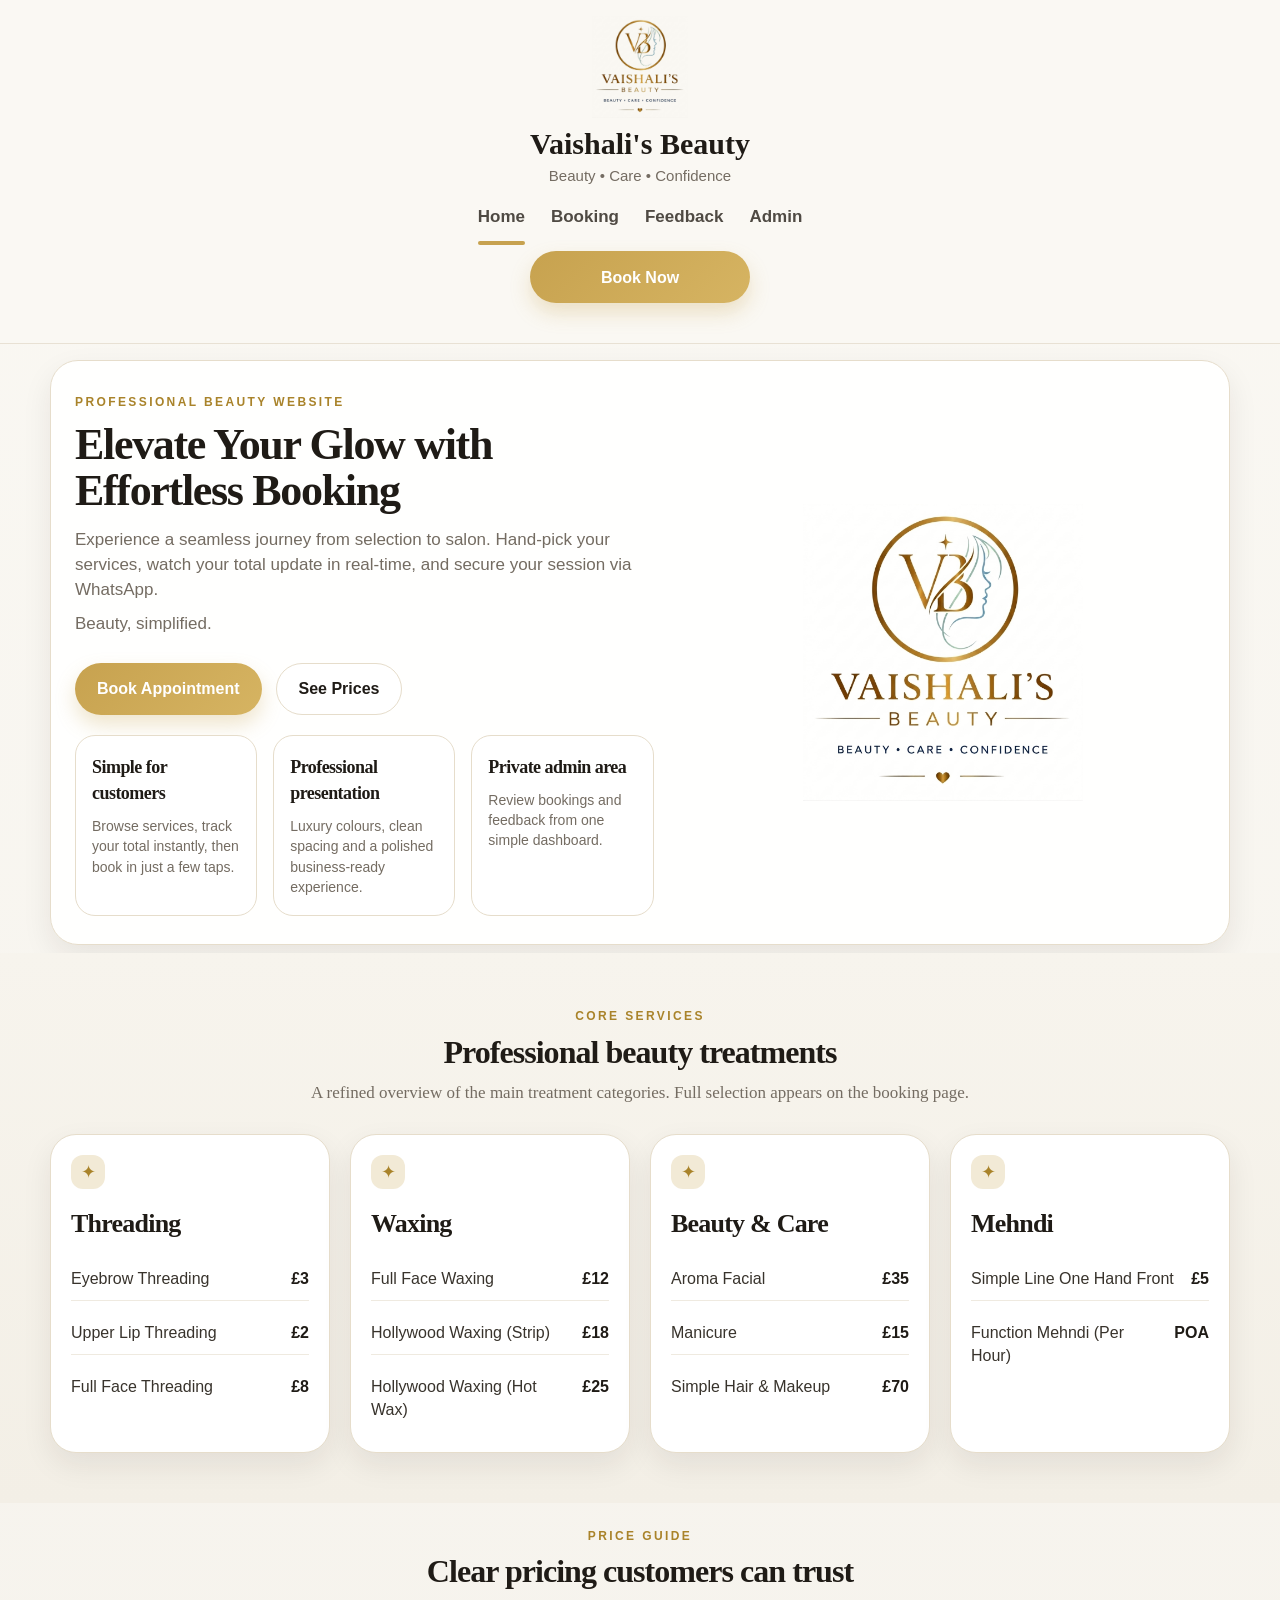
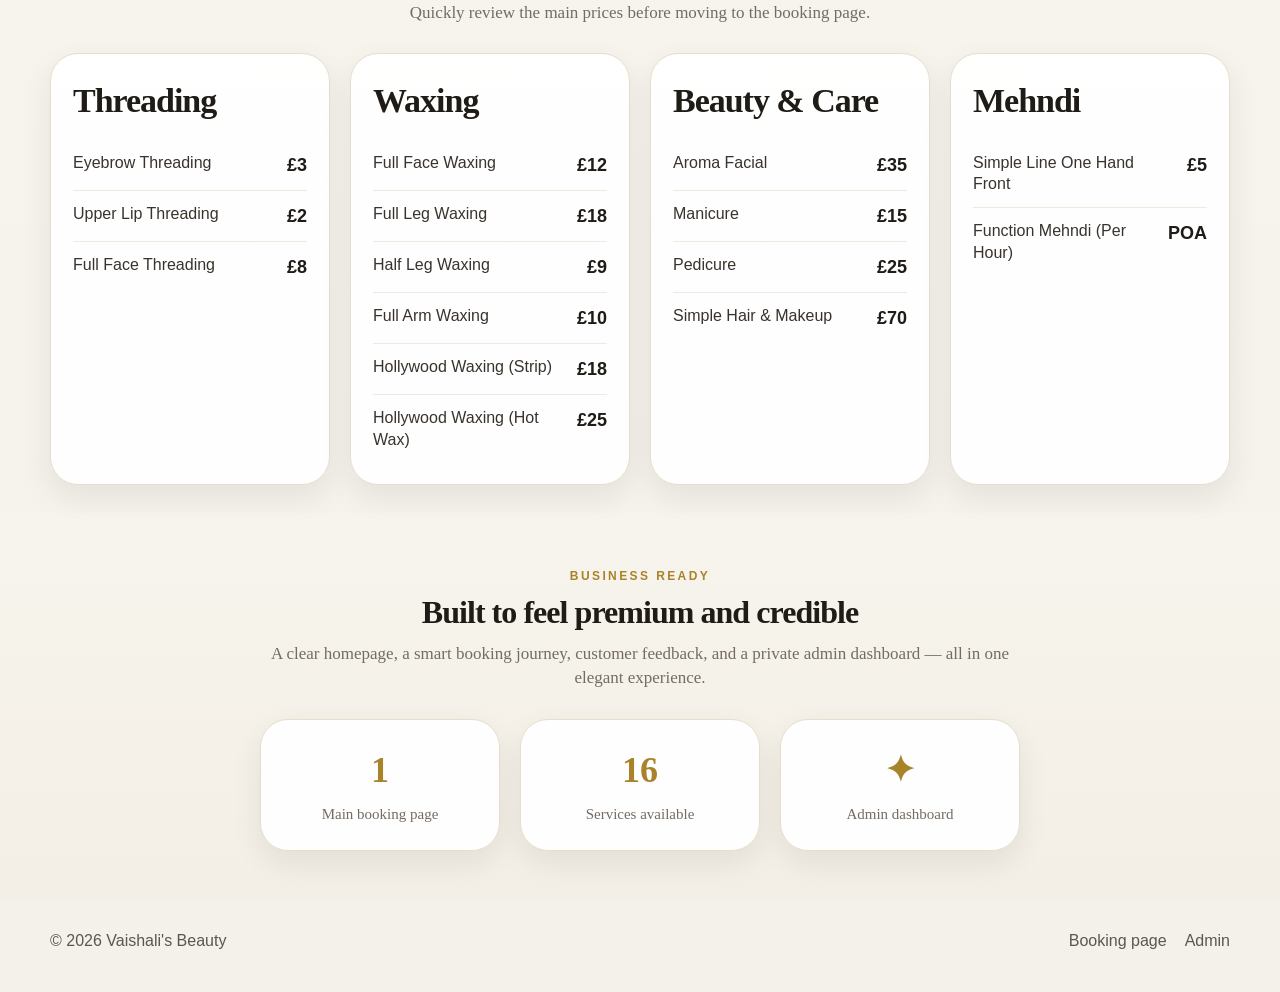
<file: index.html>
<!doctype html>
<html lang="en">
<head>
  <meta charset="UTF-8">
  <meta name="viewport" content="width=device-width, initial-scale=1.0">
  <title>Vaishali's Beauty</title>
  <meta name="description" content="Professional beauty treatments with elegant booking and WhatsApp confirmation.">
  <link rel="icon" type="image/png" href="assets/favicon.png">
  <link rel="stylesheet" href="css/styles.css">
</head>
<body>
  <header class="site-header">
    <div class="site-header-inner">
      <a class="brand" href="index.html" aria-label="Vaishali's Beauty home">
        <img class="brand-logo" src="assets/logo-main.png" alt="Vaishali's Beauty logo">
        <div class="brand-copy">
          <h1>Vaishali's Beauty</h1>
          <p>Beauty • Care • Confidence</p>
        </div>
      </a>

      <div class="header-right">
        <nav class="nav" aria-label="Main navigation">
          <a class="active" href="index.html">Home</a>
          <a href="book.html">Booking</a>
          <a href="feedback.html">Feedback</a>
          <a href="admin.html">Admin</a>
        </nav>
        <a class="btn btn-primary header-book-btn" href="book.html">Book Now</a>
      </div>
    </div>
  </header>

  <main>
    <section class="section hero">
      <div class="container hero-grid card">
        <div class="hero-copy">
          <span class="eyebrow">Professional Beauty Website</span>
          <h2 class="hero-title">Elevate Your Glow with Effortless Booking</h2>
          <p class="hero-text">Experience a seamless journey from selection to salon. Hand-pick your services, watch your total update in real-time, and secure your session via WhatsApp.</p>
          <p class="hero-text hero-text-small">Beauty, simplified.</p>

          <div class="hero-actions">
            <a class="btn btn-primary" href="book.html">Book Appointment</a>
            <a class="btn btn-secondary" href="#prices">See Prices</a>
          </div>

          <div class="feature-grid">
            <article class="feature-card">
              <h3>Simple for customers</h3>
              <p>Browse services, track your total instantly, then book in just a few taps.</p>
            </article>
            <article class="feature-card">
              <h3>Professional presentation</h3>
              <p>Luxury colours, clean spacing and a polished business-ready experience.</p>
            </article>
            <article class="feature-card">
              <h3>Private admin area</h3>
              <p>Review bookings and feedback from one simple dashboard.</p>
            </article>
          </div>
        </div>

        <div class="hero-visual">
          <div class="logo-card">
            <img class="hero-logo-image" src="assets/logo-main.png" alt="Vaishali's Beauty logo">
          </div>
        </div>
      </div>
    </section>

    <section class="section section-soft">
      <div class="container">
        <div class="section-heading center-heading">
          <span class="eyebrow">Core Services</span>
          <h2>Professional beauty treatments</h2>
          <p>A refined overview of the main treatment categories. Full selection appears on the booking page.</p>
        </div>

        <div class="services-home-grid">
          <article class="service-preview-card">
            <div class="service-badge">✦</div>
            <h3>Threading</h3>
            <ul class="service-preview-list">
              <li><span>Eyebrow Threading</span><strong>£3</strong></li>
              <li><span>Upper Lip Threading</span><strong>£2</strong></li>
              <li><span>Full Face Threading</span><strong>£8</strong></li>
            </ul>
          </article>

          <article class="service-preview-card">
            <div class="service-badge">✦</div>
            <h3>Waxing</h3>
            <ul class="service-preview-list">
              <li><span>Full Face Waxing</span><strong>£12</strong></li>
              <li><span>Hollywood Waxing (Strip)</span><strong>£18</strong></li>
              <li><span>Hollywood Waxing (Hot Wax)</span><strong>£25</strong></li>
            </ul>
          </article>

          <article class="service-preview-card">
            <div class="service-badge">✦</div>
            <h3>Beauty &amp; Care</h3>
            <ul class="service-preview-list">
              <li><span>Aroma Facial</span><strong>£35</strong></li>
              <li><span>Manicure</span><strong>£15</strong></li>
              <li><span>Simple Hair &amp; Makeup</span><strong>£70</strong></li>
            </ul>
          </article>

          <article class="service-preview-card">
            <div class="service-badge">✦</div>
            <h3>Mehndi</h3>
            <ul class="service-preview-list">
              <li><span>Simple Line One Hand Front</span><strong>£5</strong></li>
              <li><span>Function Mehndi (Per Hour)</span><strong>POA</strong></li>
            </ul>
          </article>
        </div>
      </div>
    </section>

    <section class="section" id="prices">
      <div class="container">
        <div class="section-heading center-heading">
          <span class="eyebrow">Price Guide</span>
          <h2>Clear pricing customers can trust</h2>
          <p>Quickly review the main prices before moving to the booking page.</p>
        </div>

        <div class="price-card-grid">
          <section class="price-card card">
            <h3>Threading</h3>
            <div class="price-row"><span>Eyebrow Threading</span><strong>£3</strong></div>
            <div class="price-row"><span>Upper Lip Threading</span><strong>£2</strong></div>
            <div class="price-row"><span>Full Face Threading</span><strong>£8</strong></div>
          </section>

          <section class="price-card card">
            <h3>Waxing</h3>
            <div class="price-row"><span>Full Face Waxing</span><strong>£12</strong></div>
            <div class="price-row"><span>Full Leg Waxing</span><strong>£18</strong></div>
            <div class="price-row"><span>Half Leg Waxing</span><strong>£9</strong></div>
            <div class="price-row"><span>Full Arm Waxing</span><strong>£10</strong></div>
            <div class="price-row"><span>Hollywood Waxing (Strip)</span><strong>£18</strong></div>
            <div class="price-row"><span>Hollywood Waxing (Hot Wax)</span><strong>£25</strong></div>
          </section>

          <section class="price-card card">
            <h3>Beauty &amp; Care</h3>
            <div class="price-row"><span>Aroma Facial</span><strong>£35</strong></div>
            <div class="price-row"><span>Manicure</span><strong>£15</strong></div>
            <div class="price-row"><span>Pedicure</span><strong>£25</strong></div>
            <div class="price-row"><span>Simple Hair &amp; Makeup</span><strong>£70</strong></div>
          </section>

          <section class="price-card card">
            <h3>Mehndi</h3>
            <div class="price-row"><span>Simple Line One Hand Front</span><strong>£5</strong></div>
            <div class="price-row"><span>Function Mehndi (Per Hour)</span><strong>POA</strong></div>
          </section>
        </div>
      </div>
    </section>

    <section class="section section-soft">
      <div class="container">
        <div class="section-heading center-heading">
          <span class="eyebrow">Business Ready</span>
          <h2>Built to feel premium and credible</h2>
          <p>A clear homepage, a smart booking journey, customer feedback, and a private admin dashboard — all in one elegant experience.</p>
        </div>

        <div class="price-card-grid" style="grid-template-columns:repeat(3,1fr);max-width:760px;margin:0 auto;">
          <div class="card" style="padding:24px;text-align:center;">
            <div style="font-size:36px;font-weight:800;color:var(--gold-deep);font-family:Georgia,serif;">1</div>
            <div style="margin-top:8px;color:var(--muted);font-size:15px;">Main booking page</div>
          </div>
          <div class="card" style="padding:24px;text-align:center;">
            <div style="font-size:36px;font-weight:800;color:var(--gold-deep);font-family:Georgia,serif;">16</div>
            <div style="margin-top:8px;color:var(--muted);font-size:15px;">Services available</div>
          </div>
          <div class="card" style="padding:24px;text-align:center;">
            <div style="font-size:36px;font-weight:800;color:var(--gold-deep);font-family:Georgia,serif;">✦</div>
            <div style="margin-top:8px;color:var(--muted);font-size:15px;">Admin dashboard</div>
          </div>
        </div>
      </div>
    </section>
  </main>

  <footer class="site-footer">
    <div class="container site-footer-inner">
      <span>© 2026 Vaishali's Beauty</span>
      <div class="footer-links">
        <a href="book.html">Booking page</a>
        <a href="admin.html">Admin</a>
      </div>
    </div>
  </footer>
</body>
</html>
</file>
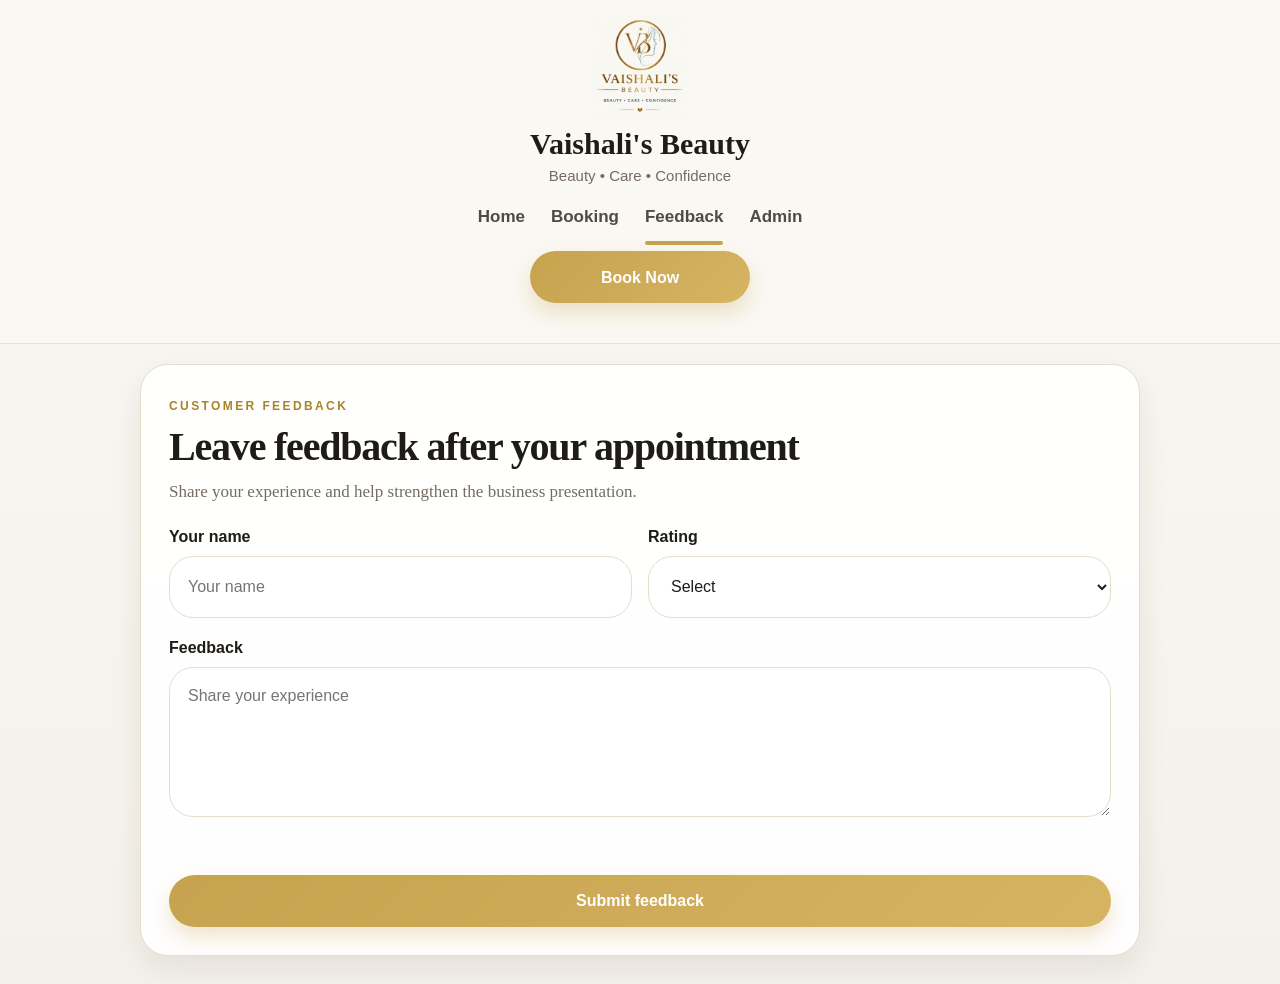
<file: feedback.html>
<!doctype html>
<html lang="en">
<head>
  <meta charset="UTF-8">
  <meta name="viewport" content="width=device-width, initial-scale=1.0">
  <title>Feedback | Vaishali's Beauty</title>
  <link rel="icon" type="image/png" href="assets/favicon.png">
  <link rel="stylesheet" href="css/styles.css">
</head>
<body>
  <header class="site-header">
    <div class="site-header-inner">
      <a class="brand" href="index.html">
        <img class="brand-logo" src="assets/logo-main.png" alt="Vaishali's Beauty logo">
        <div class="brand-copy">
          <h1>Vaishali's Beauty</h1>
          <p>Beauty • Care • Confidence</p>
        </div>
      </a>
      <div class="header-right">
        <nav class="nav">
          <a href="index.html">Home</a>
          <a href="book.html">Booking</a>
          <a class="active" href="feedback.html">Feedback</a>
          <a href="admin.html">Admin</a>
        </nav>
        <a class="btn btn-primary header-book-btn" href="book.html">Book Now</a>
      </div>
    </div>
  </header>

  <main class="section">
    <div class="container simple-page">
      <section class="card simple-card">
        <div class="section-heading">
          <span class="eyebrow">Customer Feedback</span>
          <h2>Leave feedback after your appointment</h2>
          <p>Share your experience and help strengthen the business presentation.</p>
        </div>

        <form id="feedbackForm" class="booking-form" novalidate>
          <div class="form-row">
            <div class="form-field">
              <label for="feedbackName">Your name</label>
              <input id="feedbackName" type="text" placeholder="Your name" required>
            </div>
            <div class="form-field">
              <label for="feedbackRating">Rating</label>
              <select id="feedbackRating" required>
                <option value="">Select</option>
                <option value="5">5</option>
                <option value="4">4</option>
                <option value="3">3</option>
                <option value="2">2</option>
                <option value="1">1</option>
              </select>
            </div>
          </div>

          <div class="form-field">
            <label for="feedbackMessage">Feedback</label>
            <textarea id="feedbackMessage" placeholder="Share your experience" required></textarea>
          </div>

          <div id="feedbackStatus" class="status-message"></div>
          <button class="btn btn-primary" type="submit">Submit feedback</button>
        </form>
      </section>
    </div>
  </main>

  <script src="js/feedback.js"></script>
</body>
</html>
</file>
<file: css/styles.css>
/* ============================================================
   VAISHALI'S BEAUTY — styles.css
   Single source of truth. No patch blocks. No !important.
   ============================================================ */

/* ── TOKENS ─────────────────────────────────────────────── */
:root {
  --bg:          #f6f3ed;
  --surface:     #ffffff;
  --surface-soft:#fbf8f2;
  --border:      #e6ddcb;
  --text:        #1f1b16;
  --muted:       #746c62;
  --gold:        #c7a24f;
  --gold-deep:   #a9832a;
  --radius-xl:   28px;
  --shadow:      0 12px 30px rgba(38,31,20,.08);
  --container:   1180px;
}

/* ── RESET ───────────────────────────────────────────────── */
*, *::before, *::after { box-sizing: border-box; }
html  { scroll-behavior: smooth; }
body  {
  margin: 0;
  font-family: Georgia, "Times New Roman", serif;
  color: var(--text);
  background: linear-gradient(180deg, #faf8f3 0%, #f4f1ea 100%);
  line-height: 1.45;
}
a                         { text-decoration: none; color: inherit; }
button, input, select, textarea { font: inherit; }

/* ── LAYOUT HELPERS ─────────────────────────────────────── */
.container {
  width: min(var(--container), calc(100% - 24px));
  margin: 0 auto;
}

.card {
  background: rgba(255,255,255,.96);
  border: 1px solid var(--border);
  border-radius: var(--radius-xl);
  box-shadow: var(--shadow);
}

.card-soft {
  background: var(--surface-soft);
  border: 1px solid var(--border);
  border-radius: 24px;
  padding: 20px;
}

.section      { padding: 20px 0 28px; }
.section-soft {
  padding: 50px 0;
  background: linear-gradient(180deg, #f7f4ed 0%, #f3efe6 100%);
}

/* ── TYPOGRAPHY ─────────────────────────────────────────── */
.eyebrow {
  display: inline-block;
  margin-bottom: 10px;
  color: var(--gold-deep);
  text-transform: uppercase;
  letter-spacing: .2em;
  font-size: 12px;
  font-weight: 800;
  font-family: Arial, Helvetica, sans-serif;
}

/* Serif headings */
.section-heading h2,
.hero-title,
.booking-main h2,
.summary-panel h2,
.simple-card h2,
.feature-card h3,
.service-preview-card h3,
.price-card h3,
.business-copy h2 {
  font-family: Georgia, "Times New Roman", serif;
  letter-spacing: -.03em;
}

.section-heading h2 { margin: 0 0 12px; font-size: 32px; line-height: 1.06; }
.section-heading p  { margin: 0; color: var(--muted); font-size: 17px; }
.center-heading     { text-align: center; max-width: 760px; margin: 0 auto 28px; }

/* ── SITE HEADER ─────────────────────────────────────────── */
.site-header {
  position: sticky;
  top: 0;
  z-index: 30;
  background: rgba(250,248,243,.96);
  backdrop-filter: blur(10px);
  border-bottom: 1px solid rgba(216,204,181,.5);
}

.site-header-inner {
  width: min(var(--container), calc(100% - 24px));
  margin: 0 auto;
  padding: 16px 0;
  display: flex;
  flex-direction: column;
  align-items: center;
  justify-content: center;
  gap: 10px;
}

/* Brand */
.brand {
  display: flex;
  flex-direction: column;
  align-items: center;
  gap: 10px;
  text-align: center;
}

.brand-logo {
  width: 96px;
  height: auto;
  object-fit: contain;
  display: block;
  mix-blend-mode: multiply;
}

.brand-copy { display: flex; flex-direction: column; align-items: center; }
.brand-copy h1 {
  margin: 0;
  font-family: Georgia, "Times New Roman", serif;
  font-size: 30px;
  line-height: 1.04;
}
.brand-copy p {
  margin: 6px 0 0;
  color: var(--muted);
  font-size: 15px;
  font-family: Arial, Helvetica, sans-serif;
}

/* Nav */
.header-right {
  width: 100%;
  display: flex;
  flex-direction: column;
  align-items: center;
  gap: 10px;
}

.nav {
  display: flex;
  align-items: center;
  justify-content: center;
  flex-wrap: wrap;
  gap: 26px;
}

.nav a {
  position: relative;
  padding: 8px 0;
  color: #4f4a43;
  font-size: 17px;
  font-weight: 700;
  font-family: Arial, Helvetica, sans-serif;
}

.nav a.active::after {
  content: "";
  position: absolute;
  left: 0; right: 0; bottom: -8px;
  height: 4px;
  border-radius: 999px;
  background: var(--gold);
}

/* ── BOOK NOW BUTTON — single definition ────────────────── */
.header-book-btn {
  display: flex;
  align-items: center;
  justify-content: center;
  width: 220px;
  min-height: 48px;
  padding: 0 28px;
  margin: 4px 0 24px 0;
  border: none;
  border-radius: 999px;
  background: linear-gradient(135deg, var(--gold) 0%, #d6b462 100%);
  color: #fff;
  font-size: 16px;
  font-weight: 800;
  font-family: Arial, Helvetica, sans-serif;
  box-shadow: 0 8px 20px rgba(199,162,79,.28);
  cursor: pointer;
  text-align: center;
}

.header-book-btn:hover {
  background: linear-gradient(135deg, var(--gold-deep) 0%, var(--gold) 100%);
  box-shadow: 0 10px 26px rgba(169,131,42,.35);
}

/* ── GENERAL BUTTONS ────────────────────────────────────── */
.btn {
  display: inline-flex;
  align-items: center;
  justify-content: center;
  min-height: 52px;
  padding: 0 22px;
  border-radius: 999px;
  border: 1px solid var(--border);
  color: var(--text);
  background: #fff;
  font-weight: 800;
  font-family: Arial, Helvetica, sans-serif;
  cursor: pointer;
}

.btn-primary {
  border: none;
  background: linear-gradient(135deg, var(--gold) 0%, #d6b462 100%);
  color: #fff;
  box-shadow: 0 10px 20px rgba(199,162,79,.28);
}
.btn-primary:hover {
  background: linear-gradient(135deg, var(--gold-deep) 0%, var(--gold) 100%);
}

.btn-secondary { background: #fff; }

.btn-small  { min-height: 42px; padding: 0 14px; }
.btn-danger { background: #8b2f2f; color: #fff; border: 1px solid #8b2f2f; }

/* ── HERO ────────────────────────────────────────────────── */
.hero { padding: 16px 0 8px; }

.hero-grid {
  padding: 24px;
  display: grid;
  grid-template-columns: 1.05fr .95fr;
  gap: 28px;
  align-items: center;
}

.hero-copy   { padding: 4px 0; }
.hero-title  { margin: 0 0 14px; font-size: 44px; line-height: 1.05; max-width: 660px; }
.hero-text   { margin: 0; max-width: 680px; color: var(--muted); font-size: 17px; font-family: Arial, Helvetica, sans-serif; }
.hero-text-small { margin-top: 10px; }

.hero-actions {
  display: flex;
  gap: 14px;
  flex-wrap: wrap;
  margin: 26px 0 20px;
}

.feature-grid {
  display: grid;
  grid-template-columns: repeat(3, 1fr);
  gap: 16px;
}

.feature-card {
  background: #fff;
  border: 1px solid var(--border);
  border-radius: 20px;
  padding: 18px 16px;
}
.feature-card h3 { margin: 0 0 10px; font-size: 18px; }
.feature-card p  { margin: 0; color: var(--muted); font-size: 14px; font-family: Arial, Helvetica, sans-serif; }

.hero-visual {
  display: flex;
  align-items: center;
  justify-content: center;
}

.logo-card {
  width: min(100%, 420px);
  min-height: 360px;
  background: transparent;
  border: none;
  box-shadow: none;
  display: flex;
  align-items: center;
  justify-content: center;
  padding: 28px;
}

.hero-logo-image {
  max-width: 100%;
  width: 280px;
  height: auto;
  display: block;
  mix-blend-mode: multiply; /* blends white background of PNG into page */
}

/* ── SERVICES & PRICES ──────────────────────────────────── */
.services-home-grid {
  display: grid;
  grid-template-columns: repeat(4, 1fr);
  gap: 20px;
}

.price-card-grid {
  display: grid;
  grid-template-columns: repeat(4, 1fr);
  gap: 20px;
}

.service-preview-card {
  background: #fff;
  border: 1px solid var(--border);
  border-radius: 26px;
  padding: 20px;
  box-shadow: var(--shadow);
}

.service-badge {
  width: 34px; height: 34px;
  border-radius: 12px;
  display: flex; align-items: center; justify-content: center;
  background: #f2ead6;
  color: var(--gold-deep);
  font-size: 18px;
}

.service-preview-card h3 { margin: 16px 0 14px; font-size: 26px; }

.service-preview-list {
  list-style: none;
  padding: 0; margin: 0;
  display: grid;
  gap: 10px;
}
.service-preview-list li {
  display: flex;
  justify-content: space-between;
  gap: 12px;
  align-items: flex-start;
  padding: 10px 0;
  border-bottom: 1px solid rgba(216,204,181,.42);
  font-family: Arial, Helvetica, sans-serif;
}
.service-preview-list li:last-child { border-bottom: none; }
.service-preview-list span   { color: #38332c; }
.service-preview-list strong { white-space: nowrap; }

.price-card   { padding: 22px; }
.price-card h3 { margin: 0 0 14px; font-size: 34px; }

.price-row {
  display: flex;
  justify-content: space-between;
  align-items: flex-start;
  gap: 16px;
  padding: 12px 0;
  border-bottom: 1px solid rgba(216,204,181,.42);
  font-family: Arial, Helvetica, sans-serif;
}
.price-row:last-child { border-bottom: none; }
.price-row span   { flex: 1; color: #38332c; font-size: 16px; line-height: 1.35; }
.price-row strong { flex-shrink: 0; white-space: nowrap; font-size: 18px; }

/* ── FOOTER ─────────────────────────────────────────────── */
.site-footer       { padding: 28px 0 40px; }
.site-footer-inner {
  display: flex;
  justify-content: space-between;
  gap: 16px;
  flex-wrap: wrap;
  color: #5c564d;
  font-family: Arial, Helvetica, sans-serif;
}
.footer-links { display: flex; gap: 18px; }

/* ── BOOKING PAGE ───────────────────────────────────────── */
.booking-layout {
  display: grid;
  grid-template-columns: minmax(0, 1.1fr) minmax(320px, .9fr);
  gap: 22px;
  align-items: start;
}

.booking-main,
.summary-panel,
.simple-card { padding: 28px; }

.booking-main h2,
.summary-panel h2,
.simple-card h2 { margin: 0 0 12px; font-size: 40px; line-height: 1.05; }

.booking-main > .section-heading { margin-bottom: 18px; }

.service-category    { margin-bottom: 28px; }
.service-category h3 {
  margin: 0 0 14px;
  color: var(--gold-deep);
  font-size: 13px;
  letter-spacing: .2em;
  text-transform: uppercase;
  font-family: Arial, Helvetica, sans-serif;
}

.service-list { display: grid; gap: 14px; }

.service-card {
  background: #fff;
  border: 1px solid var(--border);
  border-radius: 28px;
  padding: 18px 20px;
}

.service-icon {
  width: 52px; height: 52px;
  border-radius: 16px;
  background: #f2ead6;
  color: var(--gold-deep);
  display: flex; align-items: center; justify-content: center;
  font-size: 22px;
}

.service-card-main {
  display: grid;
  grid-template-columns: 52px 1fr auto;
  gap: 16px;
  align-items: center;
}
.service-text  { min-width: 0; }
.service-name  { margin: 0 0 8px; font-weight: 800; font-size: 20px; line-height: 1.2; font-family: Arial, Helvetica, sans-serif; }
.service-price { color: var(--muted); font-size: 17px; font-family: Arial, Helvetica, sans-serif; }
.service-duration { color: var(--gold-deep); font-size: 14px; font-weight: 700; }

.service-controls {
  display: flex;
  align-items: center;
  gap: 10px;
  justify-self: end;
}

.qty-btn {
  width: 56px; height: 56px;
  border-radius: 20px;
  border: 1px solid #d8ccb5;
  background: #f6f1e7;
  color: var(--text);
  font-size: 38px;
  line-height: 1;
  display: flex; align-items: center; justify-content: center;
}

.qty-value { min-width: 28px; text-align: center; font-size: 28px; font-weight: 800; }

.total-bar {
  margin-top: 8px;
  display: flex;
  justify-content: space-between;
  align-items: center;
  font-size: 22px;
}
.total-bar strong { font-size: 28px; }

/* Booking form */
.booking-form  { display: grid; gap: 18px; margin-top: 20px; }
.form-row      { display: grid; grid-template-columns: 1fr 1fr; gap: 16px; }
.form-field    { display: flex; flex-direction: column; gap: 8px; }
.form-field label { font-weight: 800; font-size: 16px; font-family: Arial, Helvetica, sans-serif; }

.form-field input,
.form-field select,
.form-field textarea {
  width: 100%;
  min-height: 62px;
  border-radius: 24px;
  border: 1px solid var(--border);
  background: #fff;
  padding: 0 18px;
  color: var(--text);
  outline: none;
  font-family: Arial, Helvetica, sans-serif;
}
.form-field textarea        { min-height: 150px; resize: vertical; padding: 16px 18px; }
.form-field input:focus,
.form-field select:focus,
.form-field textarea:focus  { border-color: var(--gold); box-shadow: 0 0 0 4px rgba(199,162,79,.12); }

.form-note h3 { margin: 0 0 10px; font-size: 20px; }
.form-note p  { margin: 0; color: var(--muted); font-family: Arial, Helvetica, sans-serif; }

.status-message { min-height: 22px; font-weight: 700; font-family: Arial, Helvetica, sans-serif; }
.status-success { color: #2f8d57; }
.status-error   { color: #b74a4a; }

.booking-actions { display: flex; gap: 12px; flex-wrap: wrap; }

/* Summary panel */
.summary-panel   { position: sticky; top: 124px; }
.summary-panel h2 { font-size: 42px; }

.summary-card    { margin-top: 16px; }
.summary-card h3 {
  margin: 0 0 12px;
  font-family: Georgia, "Times New Roman", serif;
  font-size: 22px;
}

.summary-list.empty { color: var(--muted); }

.summary-line {
  display: flex;
  justify-content: space-between;
  gap: 12px;
  align-items: flex-start;
  padding: 12px 0;
  border-bottom: 1px solid rgba(216,204,181,.45);
  font-family: Arial, Helvetica, sans-serif;
}
.summary-line:last-child { border-bottom: none; padding-bottom: 0; }
.summary-line span       { color: #5f584f; }
.summary-total           { font-size: 30px; font-weight: 800; }

/* ── SIMPLE / FEEDBACK PAGE ─────────────────────────────── */
.simple-page    { max-width: 1000px; }
.admin-columns  { display: grid; grid-template-columns: 1fr 1fr; gap: 18px; }
.admin-box h3   { margin: 0 0 12px; }

.admin-item { padding: 12px 0; border-bottom: 1px solid rgba(216,204,181,.45); font-family: Arial, Helvetica, sans-serif; }
.admin-item:last-child { border-bottom: none; }
.empty-note { color: var(--muted); font-family: Arial, Helvetica, sans-serif; }

/* ── ADMIN DASHBOARD ────────────────────────────────────── */
.admin-page {
  display: grid;
  gap: 18px;
  padding-top: 18px;
  padding-bottom: 32px;
}

.admin-hero {
  padding: 24px 22px;
  margin-top: 0;
}

.admin-toolbar {
  display: grid;
  grid-template-columns: repeat(4, minmax(0, 1fr));
  gap: 14px;
  padding: 18px;
}

.toolbar-group         { display: flex; flex-direction: column; gap: 8px; }
.toolbar-group label   { font-weight: 700; font-family: Arial, Helvetica, sans-serif; }
.toolbar-group input,
.toolbar-group select  {
  min-height: 52px;
  border-radius: 18px;
  border: 1px solid #d8cfbc;
  padding: 0 16px;
  background: #fff;
  font-family: Arial, Helvetica, sans-serif;
}
.toolbar-actions { display: flex; align-items: end; }

.admin-summary-grid {
  display: grid;
  grid-template-columns: repeat(4, minmax(0, 1fr));
  gap: 16px;
}

.summary-big { font-size: 2rem; font-weight: 800; margin-top: 10px; font-family: Arial, Helvetica, sans-serif; }

.admin-list-wrap { padding: 22px; }

.admin-booking-list { display: grid; gap: 16px; }

.admin-booking-card {
  padding: 18px;
  border: 1px solid #ded4c2;
  border-radius: 20px;
}

.admin-booking-top {
  display: flex;
  justify-content: space-between;
  align-items: start;
  gap: 14px;
  margin-bottom: 14px;
}
.admin-booking-top h4 { margin: 0 0 4px; font-size: 1.25rem; font-family: Arial, Helvetica, sans-serif; }

.admin-meta { margin: 0; color: #6f665c; font-family: Arial, Helvetica, sans-serif; }

.admin-booking-grid {
  display: grid;
  grid-template-columns: repeat(3, minmax(0, 1fr));
  gap: 14px;
  margin-bottom: 14px;
}

.admin-info-block  { display: flex; flex-direction: column; gap: 4px; font-family: Arial, Helvetica, sans-serif; }
.admin-service-block { margin-bottom: 16px; }
.admin-service-block p { margin: 8px 0 0; color: #4f473f; font-family: Arial, Helvetica, sans-serif; }

.admin-actions { display: flex; flex-wrap: wrap; gap: 10px; }

/* Status pills */
.status-pill {
  display: inline-flex;
  align-items: center;
  justify-content: center;
  min-height: 34px;
  padding: 0 12px;
  border-radius: 999px;
  font-weight: 700;
  font-size: .9rem;
  font-family: Arial, Helvetica, sans-serif;
}
.status-pending   { background: #f6ecd0; color: #7a5b00; }
.status-confirmed { background: #dff3e6; color: #1d6a39; }
.status-completed { background: #ddefff; color: #1f5e99; }
.status-cancelled { background: #f8dddd; color: #8b2f2f; }

.empty-state { padding: 28px 16px; text-align: center; color: #6f665c; font-family: Arial, Helvetica, sans-serif; }

/* ── RESPONSIVE — tablet (≤1100px) ─────────────────────── */
@media (max-width: 1100px) {
  .hero-grid,
  .booking-layout,
  .admin-columns {
    grid-template-columns: 1fr;
  }

  .services-home-grid,
  .price-card-grid {
    grid-template-columns: repeat(2, 1fr);
  }

  .feature-grid { grid-template-columns: 1fr; }

  .summary-panel { position: static; top: auto; }
  .hero-title    { font-size: 56px; max-width: none; }
  .logo-card     { min-height: 280px; }
}

/* ── RESPONSIVE — admin (≤900px) ────────────────────────── */
@media (max-width: 900px) {
  .admin-toolbar,
  .admin-summary-grid,
  .admin-booking-grid {
    grid-template-columns: 1fr;
  }

  .admin-booking-top {
    flex-direction: column;
    align-items: start;
  }
}

/* ── RESPONSIVE — mobile (≤760px) ──────────────────────── */
@media (max-width: 760px) {

  /* Header */
  .site-header-inner { padding: 14px 0; gap: 8px; }
  .brand-logo        { width: 86px; }
  .brand-copy h1     { font-size: 26px; }
  .brand-copy p      { font-size: 14px; }
  .nav               { gap: 18px; }
  .nav a             { font-size: 15px; }

  /* Book Now — same size, same spacing, every page */
  .header-book-btn {
    width: 220px;
    min-height: 46px;
    font-size: 15px;
    margin: 6px auto 28px auto;
  }

  /* Hero */
  .hero              { padding: 14px 0 6px; }
  .hero-grid         { padding: 16px; }
  .hero-title        { font-size: 36px; line-height: 1.04; }
  .hero-text         { font-size: 16px; line-height: 1.5; }

  /* Service & price grids — single column on mobile */
  .services-home-grid,
  .price-card-grid   { grid-template-columns: 1fr; }

  /* Section headings */
  .section-heading h2 { font-size: 30px; }

  /* Booking / simple pages */
  .booking-main,
  .summary-panel,
  .simple-card       { padding: 18px; }
  .booking-main h2,
  .summary-panel h2,
  .simple-card h2    { font-size: 32px; line-height: 1.05; }

  /* Service cards */
  .service-card      { padding: 14px; border-radius: 22px; }
  .service-card-main {
    grid-template-columns: 48px 1fr auto;
    gap: 12px;
  }
  .service-icon  { width: 48px; height: 48px; border-radius: 14px; font-size: 20px; }
  .service-name  { font-size: 16px; }
  .service-price { font-size: 14px; }

  /* Qty buttons */
  .qty-btn   { width: 40px; height: 40px; font-size: 26px; }
  .qty-value { font-size: 20px; }

  /* Form */
  .form-row { grid-template-columns: 1fr; }
  .booking-actions { flex-direction: column; }
  .booking-actions .btn { width: 100%; }

  /* Admin */
  .admin-page    { gap: 12px; padding-top: 14px; }
  .admin-hero    { padding: 18px; }
  .admin-toolbar { padding: 14px; }
  .admin-list-wrap { padding: 16px; }
}
</file>
